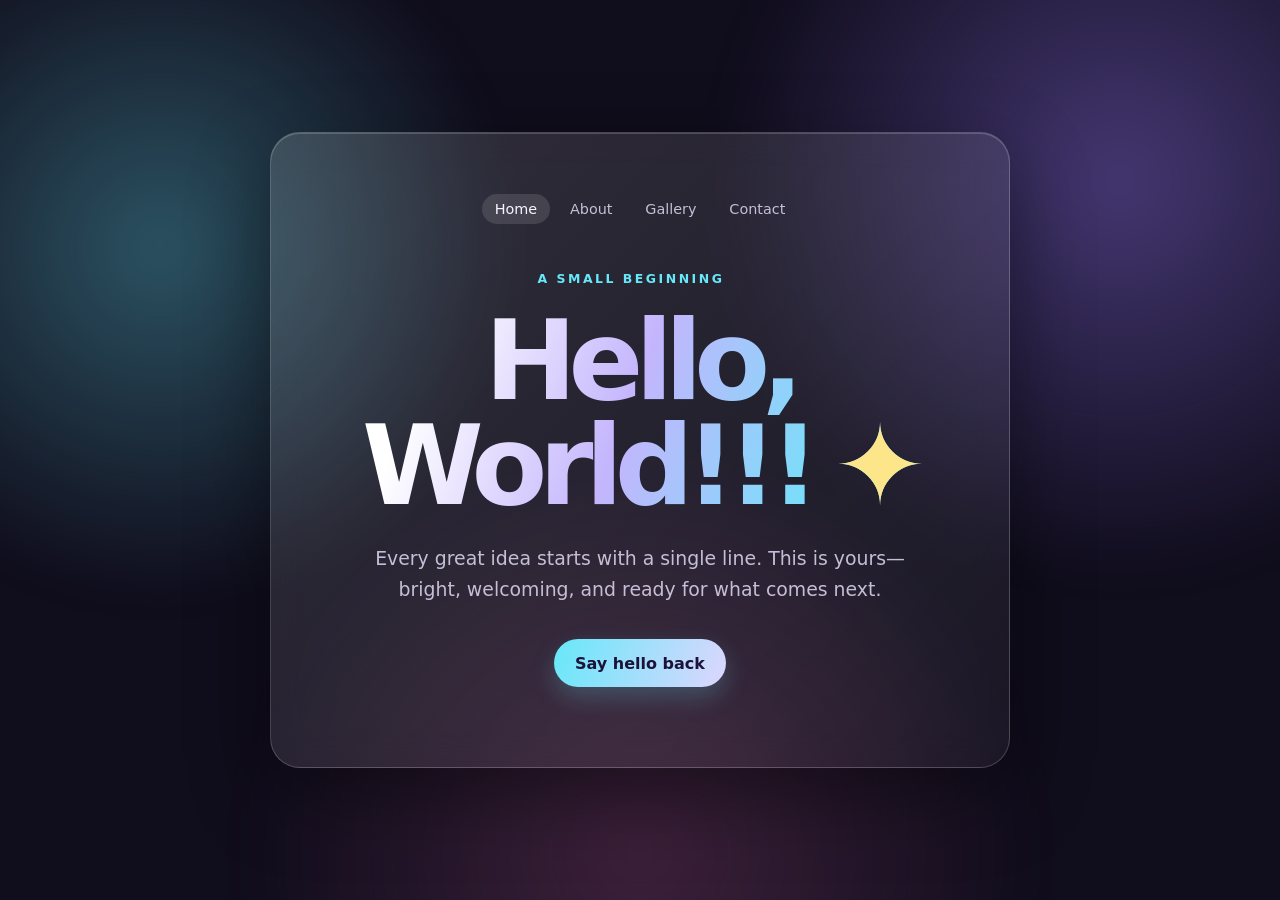
<file: index.html>
<!doctype html>
<html lang="en">
  <head>
    <meta charset="UTF-8" />
    <meta name="viewport" content="width=device-width, initial-scale=1.0" />
    <meta name="description" content="A polished Hello World landing page." />
    <title>Hello, World!</title>
    <style>
      :root {
        color-scheme: dark;
        --ink: #f7f4ff;
        --muted: #c5bed7;
        --violet: #9b7cff;
        --cyan: #67e8f9;
      }

      * { box-sizing: border-box; }

      body {
        min-height: 100vh;
        margin: 0;
        display: grid;
        place-items: center;
        overflow: hidden;
        font-family: Inter, ui-sans-serif, system-ui, -apple-system, BlinkMacSystemFont, "Segoe UI", sans-serif;
        color: var(--ink);
        background: #100d1c;
      }

      .aurora {
        position: fixed;
        inset: -25%;
        z-index: -1;
        background:
          radial-gradient(circle at 25% 35%, rgba(103, 232, 249, .32), transparent 22rem),
          radial-gradient(circle at 75% 30%, rgba(155, 124, 255, .38), transparent 25rem),
          radial-gradient(circle at 50% 80%, rgba(244, 114, 182, .2), transparent 25rem);
        filter: blur(24px);
        animation: drift 13s ease-in-out infinite alternate;
      }

      main {
        width: min(92vw, 740px);
        padding: clamp(2.2rem, 7vw, 5rem);
        text-align: center;
        border: 1px solid rgba(255,255,255,.18);
        border-radius: 30px;
        background: linear-gradient(135deg, rgba(255,255,255,.14), rgba(255,255,255,.045));
        box-shadow: 0 28px 80px rgba(0,0,0,.42), inset 0 1px 0 rgba(255,255,255,.18);
        backdrop-filter: blur(18px);
        animation: rise .8s cubic-bezier(.2,.8,.2,1) both;
      }

      .eyebrow {
        margin: 0 0 1.2rem;
        color: var(--cyan);
        font-size: .78rem;
        font-weight: 800;
        letter-spacing: .2em;
        text-transform: uppercase;
      }

      h1 {
        margin: 0;
        font-size: clamp(3rem, 10vw, 6.9rem);
        letter-spacing: -.075em;
        line-height: .95;
        background: linear-gradient(110deg, #fff 14%, #c4b5fd 48%, #67e8f9 88%);
        -webkit-background-clip: text;
        background-clip: text;
        color: transparent;
      }

      p {
        max-width: 35rem;
        margin: 1.55rem auto 2.1rem;
        color: var(--muted);
        font-size: clamp(1rem, 2vw, 1.18rem);
        line-height: 1.65;
      }

      button {
        padding: .9rem 1.3rem;
        border: 0;
        border-radius: 999px;
        color: #1d1238;
        background: linear-gradient(110deg, var(--cyan), #ddd6fe);
        box-shadow: 0 10px 25px rgba(103,232,249,.22);
        cursor: pointer;
        font: inherit;
        font-weight: 800;
        transition: transform .2s ease, box-shadow .2s ease;
      }

      button:hover { transform: translateY(-3px) scale(1.02); box-shadow: 0 16px 32px rgba(103,232,249,.35); }
      button:focus-visible { outline: 3px solid white; outline-offset: 4px; }

      nav { display: flex; justify-content: center; gap: .45rem; margin: -1.2rem 0 2.8rem; }
      nav a { padding: .45rem .8rem; border-radius: 999px; color: var(--muted); font-size: .9rem; text-decoration: none; transition: background .2s ease, color .2s ease; }
      nav a:hover, nav a.active { color: var(--ink); background: rgba(255,255,255,.12); }

      .sparkle {
        display: inline-block;
        margin-left: .2em;
        color: #fde68a;
        animation: twinkle 1.8s ease-in-out infinite;
      }

      @keyframes rise { from { opacity: 0; transform: translateY(28px) scale(.97); } to { opacity: 1; transform: none; } }
      @keyframes drift { to { transform: rotate(10deg) scale(1.08) translate(3%, -2%); } }
      @keyframes twinkle { 50% { transform: rotate(18deg) scale(1.25); } }

      @media (prefers-reduced-motion: reduce) { *, *::before, *::after { animation-duration: .01ms !important; transition-duration: .01ms !important; } }
    </style>
  </head>
  <body>
    <div class="aurora" aria-hidden="true"></div>
    <main>
      <nav aria-label="Primary navigation">
        <a class="active" href="index.html">Home</a>
        <a href="about.html">About</a>
        <a href="gallery.html">Gallery</a>
        <a href="contact.html">Contact</a>
      </nav>
      <p class="eyebrow">A small beginning</p>
      <h1>Hello, World!!!<span class="sparkle">✦</span></h1>
      <p>Every great idea starts with a single line. This is yours—bright, welcoming, and ready for what comes next.</p>
      <button type="button" id="hello-button">Say hello back</button>
    </main>
    <script>
      const button = document.querySelector('#hello-button');
      button.addEventListener('click', () => {
        button.textContent = 'Hello to you too! ✨';
      });
    </script>
  </body>
</html>
</file>
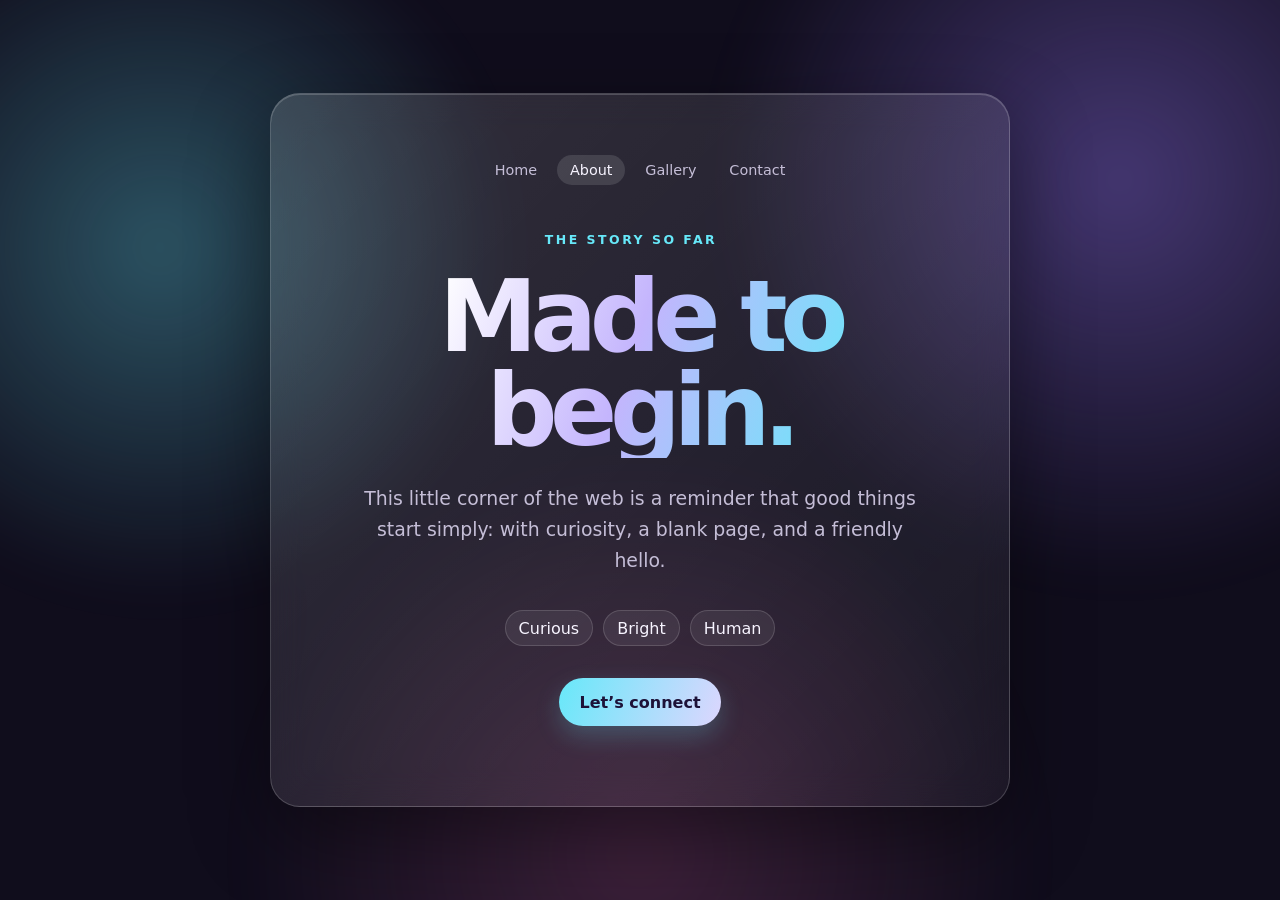
<file: about.html>
<!doctype html>
<html lang="en"><head><meta charset="UTF-8"><meta name="viewport" content="width=device-width, initial-scale=1.0"><meta name="description" content="About this Hello World project."><title>About · Hello, World!</title><link rel="stylesheet" href="site.css"></head>
<body><div class="aurora" aria-hidden="true"></div><main><nav aria-label="Primary navigation"><a href="index.html">Home</a><a class="active" href="about.html">About</a><a href="gallery.html">Gallery</a><a href="contact.html">Contact</a></nav><p class="eyebrow">The story so far</p><h1>Made to begin.</h1><p>This little corner of the web is a reminder that good things start simply: with curiosity, a blank page, and a friendly hello.</p><div class="chips" aria-label="Project values"><span>Curious</span><span>Bright</span><span>Human</span></div><a class="button" href="contact.html">Let’s connect</a></main></body></html>
</file>
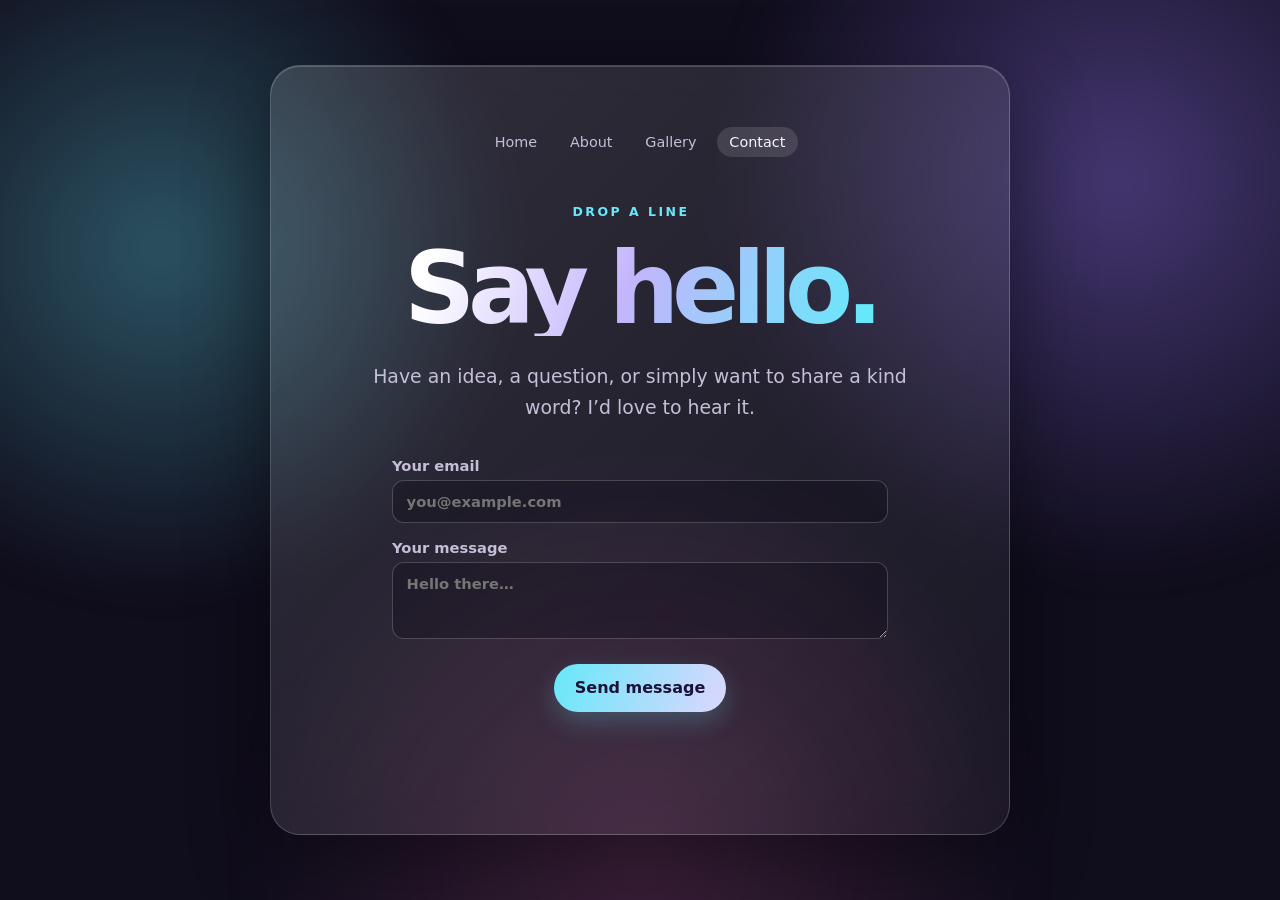
<file: contact.html>
<!doctype html>
<html lang="en"><head><meta charset="UTF-8"><meta name="viewport" content="width=device-width, initial-scale=1.0"><meta name="description" content="Contact the Hello World project."><title>Contact · Hello, World!</title><link rel="stylesheet" href="site.css"></head>
<body><div class="aurora" aria-hidden="true"></div><main><nav aria-label="Primary navigation"><a href="index.html">Home</a><a href="about.html">About</a><a href="gallery.html">Gallery</a><a class="active" href="contact.html">Contact</a></nav><p class="eyebrow">Drop a line</p><h1>Say hello.</h1><p>Have an idea, a question, or simply want to share a kind word? I’d love to hear it.</p><form id="contact-form"><label>Your email<input type="email" placeholder="you@example.com" required></label><label>Your message<textarea rows="3" placeholder="Hello there…" required></textarea></label><button type="submit">Send message</button></form><p class="form-message" id="form-message" aria-live="polite"></p></main><script>document.querySelector('#contact-form').addEventListener('submit',event=>{event.preventDefault();event.currentTarget.reset();document.querySelector('#form-message').textContent='Thanks — your hello has been received! ✨'});</script></body></html>
</file>
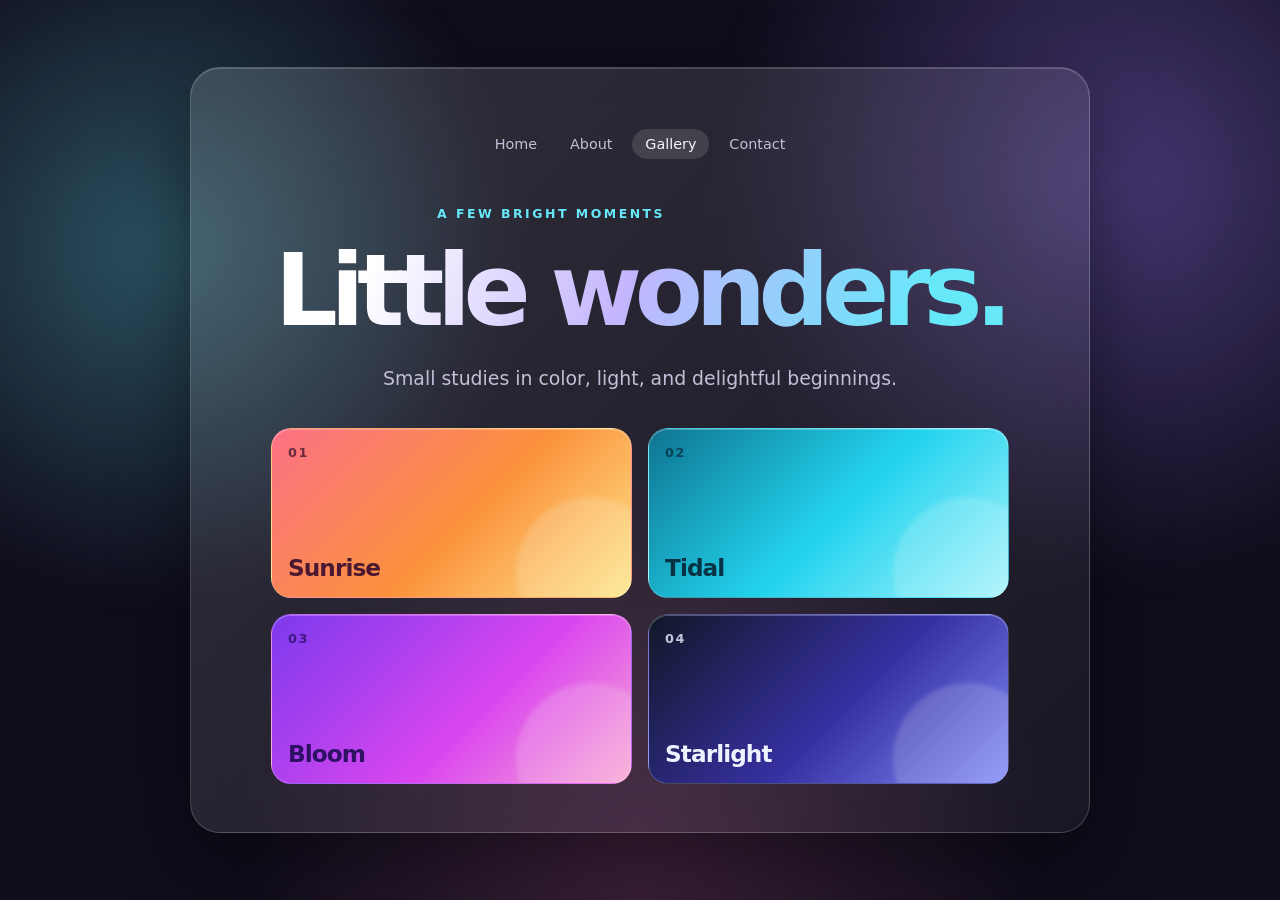
<file: gallery.html>
<!doctype html>
<html lang="en">
<head>
  <meta charset="UTF-8">
  <meta name="viewport" content="width=device-width, initial-scale=1.0">
  <meta name="description" content="A colorful gallery of small moments.">
  <title>Gallery · Hello, World!</title>
  <link rel="stylesheet" href="site.css">
  <style>
    .gallery-page { width: min(94vw, 900px); padding-bottom: 3rem; }
    .gallery { display: grid; grid-template-columns: repeat(2, 1fr); gap: 1rem; text-align: left; }
    .tile { position: relative; min-height: 170px; padding: 1rem; display: flex; flex-direction: column; justify-content: space-between; overflow: hidden; border: 1px solid rgba(255,255,255,.2); border-radius: 20px; box-shadow: inset 0 1px rgba(255,255,255,.25); transition: transform .25s ease; }
    .tile:hover { transform: translateY(-5px) rotate(.8deg); }
    .tile::after { content: ""; position: absolute; width: 150px; height: 150px; right: -35px; bottom: -50px; border-radius: 50%; background: rgba(255,255,255,.16); filter: blur(2px); }
    .tile span { font-size: .8rem; font-weight: 800; letter-spacing: .12em; opacity: .8; }
    .tile strong { position: relative; z-index: 1; font-size: 1.45rem; letter-spacing: -.04em; }
    .sunrise { background: linear-gradient(135deg,#fb7185,#fb923c 54%,#fde68a); color:#4a1830; }
    .ocean { background: linear-gradient(135deg,#0e7490,#22d3ee 52%,#a5f3fc); color:#083344; }
    .bloom { background: linear-gradient(135deg,#7c3aed,#d946ef 58%,#f9a8d4); color:#2e1065; }
    .night { background: linear-gradient(135deg,#111827,#3730a3 55%,#818cf8); color:#eef2ff; }
    @media (max-width: 520px) { .gallery { grid-template-columns: 1fr; } .tile { min-height: 130px; } }
  </style>
</head>
<body>
  <div class="aurora" aria-hidden="true"></div>
  <main class="gallery-page">
    <nav aria-label="Primary navigation"><a href="index.html">Home</a><a href="about.html">About</a><a class="active" href="gallery.html">Gallery</a><a href="contact.html">Contact</a></nav>
    <p class="eyebrow">A few bright moments</p>
    <h1>Little wonders.</h1>
    <p>Small studies in color, light, and delightful beginnings.</p>
    <section class="gallery" aria-label="Abstract color gallery">
      <article class="tile sunrise"><span>01</span><strong>Sunrise</strong></article>
      <article class="tile ocean"><span>02</span><strong>Tidal</strong></article>
      <article class="tile bloom"><span>03</span><strong>Bloom</strong></article>
      <article class="tile night"><span>04</span><strong>Starlight</strong></article>
    </section>
  </main>
</body>
</html>
</file>
<file: site.css>
:root{color-scheme:dark;--ink:#f7f4ff;--muted:#c5bed7;--cyan:#67e8f9}*{box-sizing:border-box}body{min-height:100vh;margin:0;display:grid;place-items:center;overflow:hidden;font-family:Inter,ui-sans-serif,system-ui,-apple-system,"Segoe UI",sans-serif;color:var(--ink);background:#100d1c}.aurora{position:fixed;inset:-25%;z-index:-1;background:radial-gradient(circle at 25% 35%,rgba(103,232,249,.32),transparent 22rem),radial-gradient(circle at 75% 30%,rgba(155,124,255,.38),transparent 25rem),radial-gradient(circle at 50% 80%,rgba(244,114,182,.2),transparent 25rem);filter:blur(24px);animation:drift 13s ease-in-out infinite alternate}main{width:min(92vw,740px);padding:clamp(2.2rem,7vw,5rem);text-align:center;border:1px solid rgba(255,255,255,.18);border-radius:30px;background:linear-gradient(135deg,rgba(255,255,255,.14),rgba(255,255,255,.045));box-shadow:0 28px 80px rgba(0,0,0,.42),inset 0 1px 0 rgba(255,255,255,.18);backdrop-filter:blur(18px);animation:rise .8s cubic-bezier(.2,.8,.2,1) both}nav{display:flex;justify-content:center;gap:.45rem;margin:-1.2rem 0 2.8rem}nav a{padding:.45rem .8rem;border-radius:999px;color:var(--muted);font-size:.9rem;text-decoration:none}nav a:hover,nav a.active{color:var(--ink);background:rgba(255,255,255,.12)}.eyebrow{margin:0 0 1.2rem;color:var(--cyan);font-size:.78rem;font-weight:800;letter-spacing:.2em;text-transform:uppercase}h1{margin:0;font-size:clamp(3rem,10vw,6.2rem);letter-spacing:-.075em;line-height:.95;background:linear-gradient(110deg,#fff 14%,#c4b5fd 48%,#67e8f9 88%);-webkit-background-clip:text;background-clip:text;color:transparent}p{max-width:35rem;margin:1.55rem auto 2.1rem;color:var(--muted);font-size:clamp(1rem,2vw,1.18rem);line-height:1.65}.button,button{display:inline-block;padding:.9rem 1.3rem;border:0;border-radius:999px;color:#1d1238;background:linear-gradient(110deg,var(--cyan),#ddd6fe);box-shadow:0 10px 25px rgba(103,232,249,.22);cursor:pointer;font:inherit;font-weight:800;text-decoration:none}.button:hover,button:hover{transform:translateY(-3px)}.chips{display:flex;justify-content:center;flex-wrap:wrap;gap:.65rem;margin:0 auto 2rem}.chips span{padding:.48rem .8rem;border:1px solid rgba(255,255,255,.15);border-radius:999px;background:rgba(255,255,255,.07)}form{display:grid;gap:1rem;max-width:31rem;margin:0 auto;text-align:left}label{color:var(--muted);font-size:.92rem;font-weight:700}input,textarea{width:100%;margin-top:.4rem;padding:.75rem .85rem;border:1px solid rgba(255,255,255,.2);border-radius:12px;color:var(--ink);background:rgba(10,7,22,.3);font:inherit}textarea{resize:vertical}form button{justify-self:center;margin-top:.35rem}.form-message{min-height:1.65rem;margin:1rem auto 0;color:var(--cyan);font-size:.95rem}@keyframes rise{from{opacity:0;transform:translateY(28px) scale(.97)}to{opacity:1;transform:none}}@keyframes drift{to{transform:rotate(10deg) scale(1.08) translate(3%,-2%)}}
</file>
